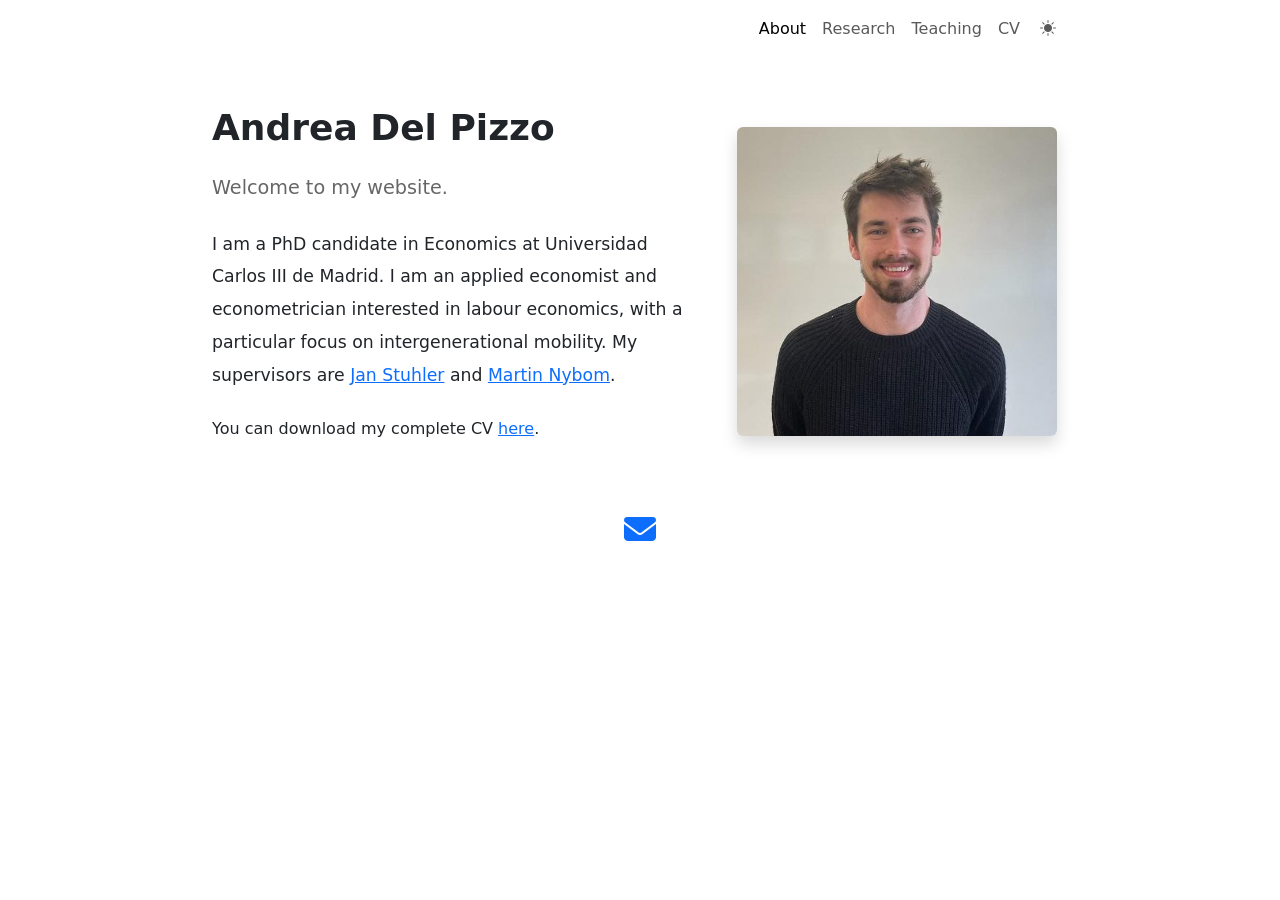
<file: index.html>
<!doctype html>
<html lang="en">
<head>
  <meta charset="utf-8">
  <title>Andrea Del Pizzo – About</title>

  <meta name="viewport" content="width=device-width, initial-scale=1">

  <!-- Bootstrap CSS -->
  <link rel="stylesheet" href="https://cdn.jsdelivr.net/npm/bootstrap@5.3.3/dist/css/bootstrap.min.css">

  <!-- Font Awesome (e-mail / social) -->
  <link rel="stylesheet" href="https://cdnjs.cloudflare.com/ajax/libs/font-awesome/6.5.2/css/all.min.css" integrity="sha512-n9GthLgIL3Ri6NLPY+zUuTXR+..." crossorigin="anonymous" referrerpolicy="no-referrer">

  <!-- Bootstrap Icons (sole / luna) -->
  <link rel="stylesheet" href="https://cdn.jsdelivr.net/npm/bootstrap-icons@1.11.3/font/bootstrap-icons.css">

  <!-- il tuo foglio di stile -->
  <link rel="stylesheet" href="style.css">

  <!-- tweak rapidi -->
  <style>
    /* ① padding coerente per il bottone tema */
    #themeToggle.nav-link{
      padding-left:.75rem;
      padding-right:.75rem;
      border-radius:50%;
    }

    /* ② NELLA HOME nascondo il brand della navbar */
    .home .navbar-brand{ display:none; }

    /* ③ titoloni leggermente più piccoli (opzionale) */
    .display-4{ font-size:2.25rem; }      /* desktop */
    @media (max-width: 991.98px){
      .display-4{ font-size:1.9rem; }      /* tablet-mobile */
    }
  </style>
</head>
<body class="home">

<!-- █████ NAVBAR -->
<nav class="navbar navbar-expand-lg">
  <div class="container">

    <!-- hidden on homepage -->
    <a class="navbar-brand" href="index.html"></a>

    <button class="navbar-toggler" type="button"
            data-bs-toggle="collapse"
            data-bs-target="#menu"
            aria-controls="menu"
            aria-expanded="false"
            aria-label="Toggle navigation">
      <span class="navbar-toggler-icon"></span>
    </button>

    <div class="collapse navbar-collapse" id="menu">
      <ul class="navbar-nav ms-auto">

        <li class="nav-item">
          <a class="nav-link active"
             aria-current="page"
             href="index.html">
             About
          </a>
        </li>

        <li class="nav-item">
          <a class="nav-link" href="research.html">
            Research
          </a>
        </li>

        <li class="nav-item">
          <a class="nav-link" href="teaching.html">
            Teaching
          </a>
        </li>

        <li class="nav-item">
          <a class="nav-link" href="cv.html">
            CV
          </a>
        </li>

        <!-- theme toggle -->
        <li class="nav-item">
          <a class="nav-link"
             href="#"
             id="themeToggle"
             aria-label="Toggle theme">
            <i class="bi bi-sun-fill" id="theme-icon"></i>
          </a>
        </li>

      </ul>
    </div>
  </div>
</nav>

<!-- █████ HERO -->
<header class="container mt-5">
  <div class="row align-items-center gy-5">

  <!-- TEXT -->
  <div class="col-lg-7">

    <h1 class="display-4 fw-bold mb-4">
      Andrea <span class="accent">Del Pizzo</span>
    </h1>

    <p class="lead mb-4 welcome-text">
      Welcome to my website.
    </p>

    <p class="bio-text">
      I am a PhD candidate in Economics at Universidad Carlos III de Madrid.
      I am an applied economist and econometrician interested in labour economics,
      with a particular focus on intergenerational mobility.
      My supervisors are
      <a href="https://janstuhler.com/" target="_blank" rel="noopener">
        Jan Stuhler</a>
      and
      <a href="https://sites.google.com/site/martinnybom/home"
         target="_blank"
         rel="noopener">
        Martin Nybom</a>.
    </p>

    <p class="mt-4">
      You can download my complete CV
      <a href="Academic_CV.pdf" target="_blank" rel="noopener">
        here</a>.
    </p>

  </div>

  <!-- PHOTO -->
  <div class="col-lg-5 text-center">

    <img src="photo_website.jpeg"
         alt="Andrea Del Pizzo"
         class="img-fluid rounded shadow headshot">

  </div>

</div>
</header>

<!-- █████ SOCIAL -->
<section class="container text-center my-5">
  <div class="d-flex justify-content-center gap-4 fs-2 social-links">

    <a href="mailto:apizzo@eco.uc3m.es"
       aria-label="Email">
      <i class="fa-solid fa-envelope"></i>
    </a>

    <!-- Example extra links -->

    <!--
    <a href="https://scholar.google.com/"
       target="_blank"
       aria-label="Google Scholar">
      <i class="fa-brands fa-google-scholar"></i>
    </a>

    <a href="https://github.com/"
       target="_blank"
       aria-label="GitHub">
      <i class="fa-brands fa-github"></i>
    </a>
    -->

  </div>
</section>


<!-- Bootstrap JS -->
<script src="https://cdn.jsdelivr.net/npm/bootstrap@5.3.3/dist/js/bootstrap.bundle.min.js"></script>

<!-- ███ THEME SCRIPT -->
<script>
(() => {
  const root   = document.documentElement;
  const toggle = document.getElementById('themeToggle');
  const icon   = document.getElementById('theme-icon');
  const darkMQ = window.matchMedia('(prefers-color-scheme: dark)');

  const setIcon = t =>
    icon.className =
      'bi ' + (t === 'dark'
      ? 'bi-moon-stars-fill'
      : 'bi-sun-fill');

  const apply = t => {
    root.setAttribute('data-bs-theme', t);
    localStorage.setItem('theme', t);
    setIcon(t);
  };

  const saved = localStorage.getItem('theme');

  apply(
    saved === 'light' || saved === 'dark'
      ? saved
      : (darkMQ.matches ? 'dark' : 'light')
  );

  toggle.addEventListener('click', e => {
    e.preventDefault();

    apply(
      root.getAttribute('data-bs-theme') === 'dark'
        ? 'light'
        : 'dark'
    );
  });

  darkMQ.addEventListener('change', () => {
    if (!localStorage.getItem('theme')) {
      apply(darkMQ.matches ? 'dark' : 'light');
    }
  });

})();
</script>

</body>
</html>
</file>
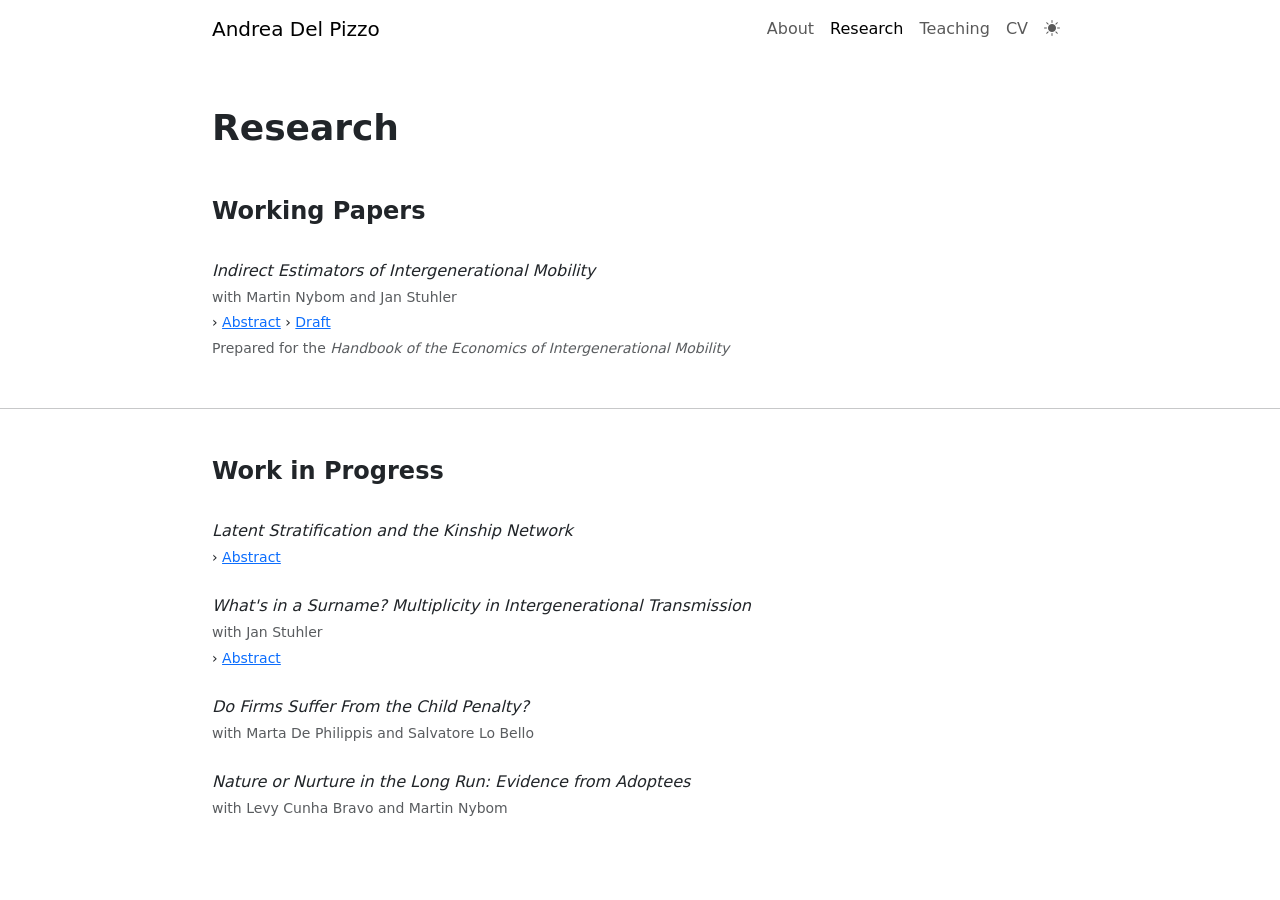
<file: research.html>
<!doctype html>
<html lang="en">
<head>
  <meta charset="utf-8">
  <title>Andrea Del Pizzo – Research</title>

  <meta name="viewport" content="width=device-width, initial-scale=1">

  <link rel="stylesheet" href="https://cdn.jsdelivr.net/npm/bootstrap@5.3.3/dist/css/bootstrap.min.css">
  <link rel="stylesheet" href="https://cdn.jsdelivr.net/npm/bootstrap-icons@1.11.3/font/bootstrap-icons.css">
  <link rel="stylesheet" href="https://cdnjs.cloudflare.com/ajax/libs/font-awesome/6.5.2/css/all.min.css">

  <link rel="stylesheet" href="style.css">
</head>

<body>

<nav class="navbar navbar-expand-lg">
  <div class="container">
    <a class="navbar-brand" href="index.html">Andrea Del Pizzo</a>

    <button class="navbar-toggler" type="button" data-bs-toggle="collapse" data-bs-target="#menu">
      <span class="navbar-toggler-icon"></span>
    </button>

    <div class="collapse navbar-collapse" id="menu">
      <ul class="navbar-nav ms-auto">
        <li class="nav-item"><a class="nav-link" href="index.html">About</a></li>
        <li class="nav-item"><a class="nav-link active" href="research.html">Research</a></li>
        <li class="nav-item"><a class="nav-link" href="teaching.html">Teaching</a></li>
        <li class="nav-item"><a class="nav-link" href="cv.html">CV</a></li>

        <li class="nav-item">
          <a class="nav-link" href="#" id="themeToggle" aria-label="Toggle theme">
            <i class="bi bi-sun-fill" id="theme-icon"></i>
          </a>
        </li>
      </ul>
    </div>
  </div>
</nav>

<section class="container my-5">
  <h1 class="display-4 fw-bold accent">Research</h1>
</section>

<section class="container mb-5">
  <h2 class="h4 fw-bold section-heading pb-2 mb-4">Working Papers</h2>

  <ul class="list-unstyled">

    <li class="mb-4">
<em>Indirect Estimators of Intergenerational Mobility</em><br>
<span class="small text-muted">
  with Martin Nybom and Jan Stuhler 
</span><br>      <span class="small">
        › <a class="link-primary" data-bs-toggle="collapse" href="#abs-HB">Abstract</a>
        › <a href="papers/Chapter_HB_indirect.pdf" target="_blank" rel="noopener">Draft</a>
      </span>


<br><span class="small text-muted">
  Prepared for the <em>Handbook of the Economics of Intergenerational Mobility</em>
</span><br>

      <div class="collapse mt-2" id="abs-HB">
        <p class="mb-0">
          This chapter reviews indirect estimators of intergenerational mobility, focusing on approaches that infer parent–child or other family associations when direct income data are incomplete or unavailable. We synthesize methods based on instrumental variables, imputation using observable characteristics such as education and occupation, surname-based estimators, and multigenerational linkages. To unify these approaches, we introduce a stylized framework in which socioeconomic status is transmitted through multiple pathways with heterogeneous persistence rates. Within this framework, both direct and indirect estimators can be interpreted as weighted averages of these underlying transmission channels. A central insight is that the choice of instrument or imputation strategy determines these weights, leading different methods to capture distinct aspects of the transmission process. We highlight implications for interpretation, showing that indirect estimators need not recover conventional parent–child correlations but can instead provide complementary evidence on long-run persistence and the mechanisms underlying persistent inequalities.
        </p>
      </div>
    </li>

  </ul>
</section>

<hr class="my-5">

<section class="container mb-5">
  <h2 class="h4 fw-bold section-heading pb-2 mb-4">Work in Progress</h2>

  <ul class="list-unstyled">

    
    <li class="mb-4">
      <em>Latent Stratification and the Kinship Network</em><br>
       <span class="small">
    › <a class="link-primary" data-bs-toggle="collapse" href="#abs-stratification">Abstract</a>
  </span>

  <div class="collapse mt-2" id="abs-stratification">
    <p class="mb-0">
This paper shows that similarities across distant relatives reflect underlying ``social stratification''. When persistent latent advantages also determine who marries whom, they spread across families rather than remaining confined to isolated dynasties. Families with similar advantages therefore become connected to one another, so that these advantages can be interpreted as a form of social position. Using Swedish population registers, I exploit information from distant relatives across multiple socioeconomic outcomes to recover a discrete empirical approximation of this latent social position. The resulting groups display the key features of social stratification: family and marriage ties occur disproportionately within groups, and group differences persist across generations and socioeconomic outcomes. Yet they explain only a limited share of variation in any single outcome. This suggests that substantial economic mobility can coexist with persistent social stratification.    </p>
  </div>
    </li>


    <li class="mb-4">
   <em>What's in a Surname? Multiplicity in Intergenerational Transmission</em><br>
<span class="small text-muted">
  with Jan Stuhler
</span><br>
       <span class="small">
    › <a class="link-primary" data-bs-toggle="collapse" href="#abs-surname">Abstract</a>
  </span>

  <div class="collapse mt-2" id="abs-surname">
    <p class="mb-0">
      The interpretation of surname-based estimators of intergenerational persistence remains contested. We show that surname-based estimators identify long-run persistence through two mechanisms: they reduce attenuation by averaging across individuals, and they systematically place larger weights on traits that persist across generations. Similarities within surname groups reflect common ancestry, so only traits that persist across multiple generations remain shared across surname members. Using linked U.S. Census data from 1920-1940, we show that surname-based estimators exceed standard parent-child estimates even after addressing the main sources of attenuation bias. We further show that variation across surnames is driven primarily by persistent characteristics, which in our setting are mainly observable traits such as geography and ethnicity. These findings support the view that heterogeneity in trait-specific persistence is central to understanding long-run intergenerational persistence.
    </p>
  </div>
</li>

     <li class="mb-4">
      <em>Do Firms Suffer From the Child Penalty?</em><br>
      <span class="small text-muted">
  with Marta De Philippis and Salvatore Lo Bello 
</span><br>   
    </li>

         <li class="mb-4">
      <em>Nature or Nurture in the Long Run: Evidence from Adoptees</em><br>
      <span class="small text-muted">
  with Levy Cunha Bravo and Martin Nybom 
</span><br>   
    </li>

  </ul>
</section>


<script src="https://cdn.jsdelivr.net/npm/bootstrap@5.3.3/dist/js/bootstrap.bundle.min.js"></script>

<script>
(() => {
  const root   = document.documentElement;
  const toggle = document.getElementById('themeToggle');
  const icon   = document.getElementById('theme-icon');
  const darkMQ = window.matchMedia('(prefers-color-scheme: dark)');

  const setIcon = t =>
    icon.className = 'bi ' + (t === 'dark' ? 'bi-moon-stars-fill' : 'bi-sun-fill');

  const apply = t => {
    root.setAttribute('data-bs-theme', t);
    localStorage.setItem('theme', t);
    setIcon(t);
  };

  const saved = localStorage.getItem('theme');

  apply(saved === 'light' || saved === 'dark'
        ? saved
        : (darkMQ.matches ? 'dark' : 'light'));

  toggle.addEventListener('click', e => {
    e.preventDefault();
    apply(root.getAttribute('data-bs-theme') === 'dark' ? 'light' : 'dark');
  });

  darkMQ.addEventListener('change', () => {
    if (!localStorage.getItem('theme')) {
      apply(darkMQ.matches ? 'dark' : 'light');
    }
  });
})();
</script>

</body>

</html>
</file>
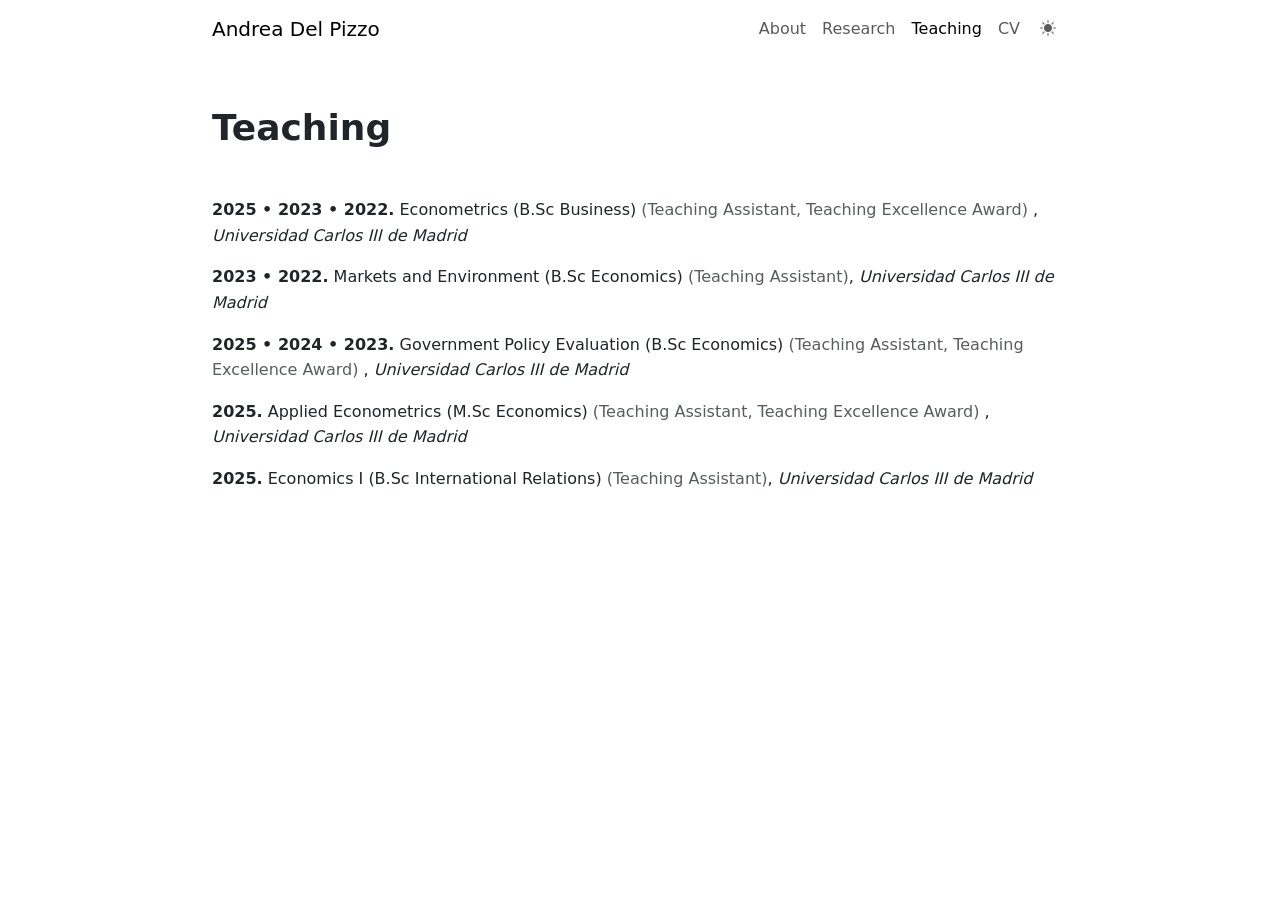
<file: teaching.html>
<!doctype html>
<html lang="en">
<head>
  <meta charset="utf-8">
  <title>Andrea Del Pizzo – Teaching</title>

  <!-- responsive -->
  <meta name="viewport" content="width=device-width, initial-scale=1">

  <!-- Bootstrap CSS -->
  <link rel="stylesheet" href="https://cdn.jsdelivr.net/npm/bootstrap@5.3.3/dist/css/bootstrap.min.css">

  <!-- Bootstrap Icons (sole / luna) -->
  <link rel="stylesheet" href="https://cdn.jsdelivr.net/npm/bootstrap-icons@1.11.3/font/bootstrap-icons.css">

  <!-- Font Awesome (se usi icone social) -->
  <link rel="stylesheet" href="https://cdnjs.cloudflare.com/ajax/libs/font-awesome/6.5.2/css/all.min.css" integrity="sha512-n9GthLgIL3Ri6NLPY+zUuTXR+..." crossorigin="anonymous" referrerpolicy="no-referrer">

  <!-- foglio di stile personalizzato -->
  <link rel="stylesheet" href="style.css">

  <!-- tweak locali + padding icona tema -->
  <style>
    /* icona sole / luna */
    #themeToggle.nav-link{
      padding-left:.75rem;
      padding-right:.75rem;
      border-radius:50%;
    }

/* struttura della lista insegnamenti */
.teach-item{
  display:flex;
  flex-wrap:wrap;
  gap:.25rem 1rem;       /* spaziatura */
}

/* 1️⃣  la descrizione prende SEMPRE l’intera riga   */
.teach-desc{
  flex:1 0 100%;         /* grow:1 | shrink:0 | basis:100%  */
}

/* style.css – sostituisci 100% con auto */
.teach-item .badge-te{
  flex: 0 0 auto;   /* ora la larghezza è quella del testo */
}


  </style>
</head>
<body>

<!-- █████ NAVBAR -->
<nav class="navbar navbar-expand-lg">
  <div class="container">
    <a class="navbar-brand" href="index.html">Andrea Del Pizzo</a>

    <button class="navbar-toggler" type="button" data-bs-toggle="collapse" data-bs-target="#menu" aria-controls="menu" aria-expanded="false" aria-label="Toggle navigation">
      <span class="navbar-toggler-icon"></span>
    </button>

    <div class="collapse navbar-collapse" id="menu">
      <ul class="navbar-nav ms-auto">
        <li class="nav-item"><a class="nav-link" href="index.html">About</a></li>
        <li class="nav-item"><a class="nav-link" href="research.html">Research</a></li>
        <li class="nav-item"><a class="nav-link active" aria-current="page" href="teaching.html">Teaching</a></li>
        <li class="nav-item"><a class="nav-link" href="cv.html">CV</a></li>

        <!-- ▼ interruttore tema -->
        <li class="nav-item">
          <a class="nav-link" href="#" id="themeToggle" aria-label="Toggle theme">
            <i class="bi bi-sun-fill" id="theme-icon"></i>
          </a>
        </li>
      </ul>
    </div>
  </div>
</nav>
<!-- █████ TITOLONE -->
<section class="container my-5">
  <h1 class="display-4 fw-bold accent">Teaching</h1>
</section>

<!-- █████ TEACHING -->
<section class="container mb-5">

  <ul class="list-unstyled">

    <!-- Econometrics -->
    <li class="teach-item mb-3">
      <div class="teach-desc">
        <strong>2025 • 2023 • 2022.</strong>
        Econometrics (B.Sc Business)
        <span class="text-muted">
          (Teaching Assistant, Teaching Excellence Award)
        </span>,
        <em>Universidad Carlos III de Madrid</em>
      </div>
    </li>

    <!-- Markets and Environment -->
    <li class="teach-item mb-3">
      <div class="teach-desc">
        <strong>2023 • 2022.</strong>
        Markets and Environment (B.Sc Economics)
        <span class="text-muted">(Teaching Assistant)</span>,
        <em>Universidad Carlos III de Madrid</em>
      </div>
    </li>

    <!-- Government Policy Evaluation -->
    <li class="teach-item mb-3">
      <div class="teach-desc">
        <strong>2025 • 2024 • 2023.</strong>
        Government Policy Evaluation (B.Sc Economics)
        <span class="text-muted">
          (Teaching Assistant, Teaching Excellence Award)
        </span>,
        <em>Universidad Carlos III de Madrid</em>
      </div>
    </li>

    <!-- Applied Econometrics -->
    <li class="teach-item mb-3">
      <div class="teach-desc">
        <strong>2025.</strong>
        Applied Econometrics (M.Sc Economics)
        <span class="text-muted">
          (Teaching Assistant, Teaching Excellence Award)
        </span>,
        <em>Universidad Carlos III de Madrid</em>
      </div>
    </li>

    <!-- Economics I -->
    <li class="teach-item mb-3">
      <div class="teach-desc">
        <strong>2025.</strong>
        Economics I (B.Sc International Relations)
        <span class="text-muted">(Teaching Assistant)</span>,
        <em>Universidad Carlos III de Madrid</em>
      </div>
    </li>

  </ul>
</section>
<!-- Bootstrap JS + Popper -->
<script src="https://cdn.jsdelivr.net/npm/bootstrap@5.3.3/dist/js/bootstrap.bundle.min.js"></script>

<!-- ███ SCRIPT TEMA -->
<script>
(() => {
  const root   = document.documentElement;
  const toggle = document.getElementById('themeToggle');
  const icon   = document.getElementById('theme-icon');
  const darkMQ = window.matchMedia('(prefers-color-scheme: dark)');

  const setIcon = t =>
    icon.className = 'bi ' + (t === 'dark' ? 'bi-moon-stars-fill' : 'bi-sun-fill');

  const apply = t => {
    root.setAttribute('data-bs-theme', t);
    localStorage.setItem('theme', t);
    setIcon(t);
  };

  // inizializzazione
  (() => {
    const saved = localStorage.getItem('theme');
    apply(saved === 'light' || saved === 'dark' ? saved : (darkMQ.matches ? 'dark' : 'light'));
  })();

  toggle.addEventListener('click', e => {
    e.preventDefault();
    apply(root.getAttribute('data-bs-theme') === 'dark' ? 'light' : 'dark');
  });

  darkMQ.addEventListener('change', () => {
    if (!localStorage.getItem('theme'))
      apply(darkMQ.matches ? 'dark' : 'light');
  });
})();
</script>


</body>
</html>
</file>
<file: style.css>
body {
  font-family: system-ui, -apple-system, "Segoe UI", Roboto, sans-serif;
  line-height: 1.6;
  font-size: 1rem;
}

h1, h2 {
  font-weight: 700;
}

.footer {
  font-size: .9rem;
  color: #666;
  margin: 4rem 0 2rem;
  text-align: center;
}

html[data-bs-theme='dark'] .navbar {
  background-color: #212529;
}

@media (min-width: 992px) {
  .container {
    max-width: 860px;
  }

  .navbar {
    padding-left: 0 !important;
    padding-right: 0 !important;
    --bs-navbar-padding-x: 0;
  }

  .display-4 {
    font-size: 2.25rem;
  }

  .display-3 {
    font-size: 2.75rem;
  }
}

@media (min-width: 1200px) {
  .container {
    max-width: 880px;
  }
}

@media (max-width: 991.98px) {
  .display-4 {
    font-size: 1.9rem;
  }

  .display-3 {
    font-size: 2.3rem;
  }
}

.teach-item .badge-te {
  flex: 0 0 auto;
  margin-top: .25rem;
  margin-left: 1.5rem;
}
.bio-text {
  font-size: 1.08rem;
  line-height: 1.9;
  max-width: 650px;
}

.welcome-text {
  color: #666;
  font-size: 1.2rem;
}

.headshot {
  max-width: 320px;
  border-radius: 14px;
}
</file>
